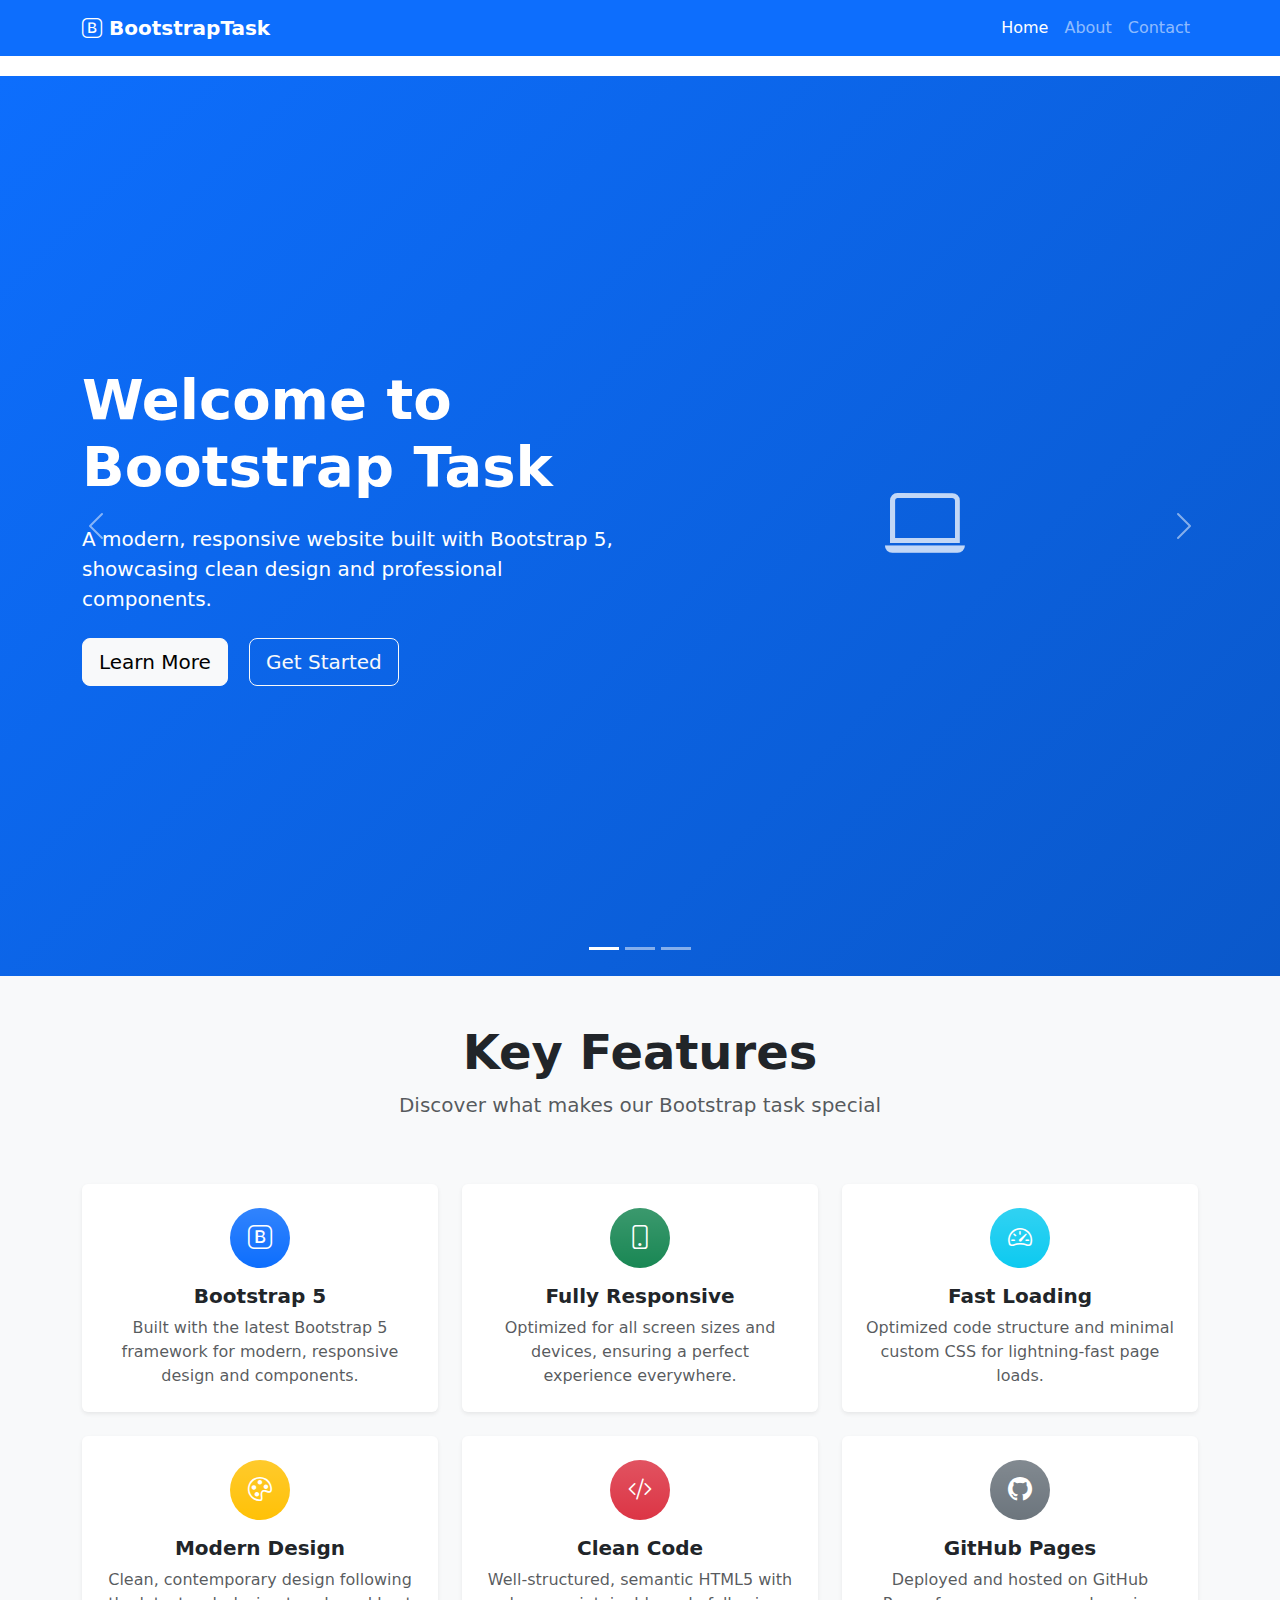
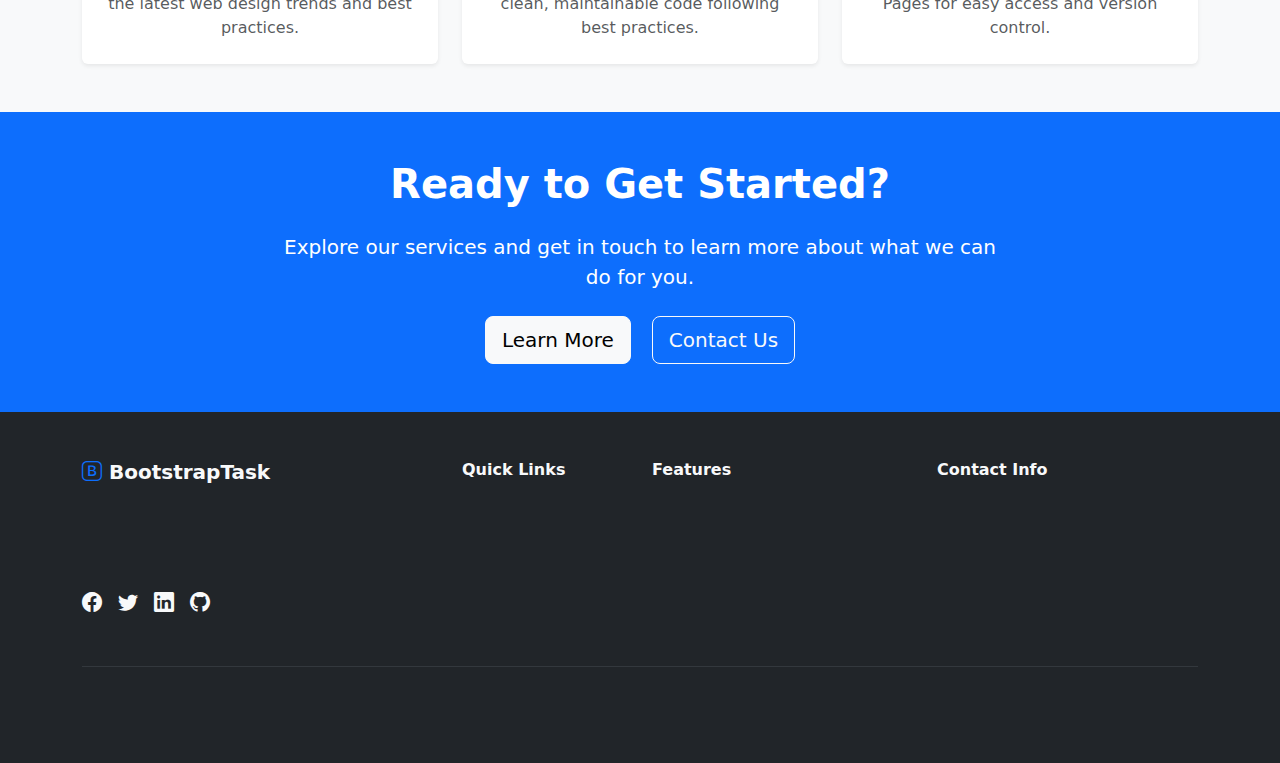
<file: index.html>
<!DOCTYPE html>
<html lang="en">
<head>
    <meta charset="UTF-8">
    <meta name="viewport" content="width=device-width, initial-scale=1.0">
    <title>Bootstrap Task - Home</title>
    <!-- Bootstrap 5 CDN -->
    <link href="https://cdn.jsdelivr.net/npm/bootstrap@5.3.2/dist/css/bootstrap.min.css" rel="stylesheet">
    <link href="https://cdn.jsdelivr.net/npm/bootstrap-icons@1.11.0/font/bootstrap-icons.css" rel="stylesheet">
    <link href="style.css" rel="stylesheet">
</head>
<body>
    <!-- Navigation -->
    <nav class="navbar navbar-expand-lg navbar-dark bg-primary fixed-top">
        <div class="container">
            <a class="navbar-brand fw-bold" href="index.html">
                <i class="bi bi-bootstrap"></i> BootstrapTask
            </a>
            <button class="navbar-toggler" type="button" data-bs-toggle="collapse" data-bs-target="#navbarNav">
                <span class="navbar-toggler-icon"></span>
            </button>
            <div class="collapse navbar-collapse" id="navbarNav">
                <ul class="navbar-nav ms-auto">
                    <li class="nav-item">
                        <a class="nav-link active" href="index.html">Home</a>
                    </li>
                    <li class="nav-item">
                        <a class="nav-link" href="about.html">About</a>
                    </li>
                    <li class="nav-item">
                        <a class="nav-link" href="contact.html">Contact</a>
                    </li>
                </ul>
            </div>
        </div>
    </nav>

    <!-- Hero Carousel -->
    <div id="heroCarousel" class="carousel slide" data-bs-ride="carousel">
        <div class="carousel-indicators">
            <button type="button" data-bs-target="#heroCarousel" data-bs-slide-to="0" class="active"></button>
            <button type="button" data-bs-target="#heroCarousel" data-bs-slide-to="1"></button>
            <button type="button" data-bs-target="#heroCarousel" data-bs-slide-to="2"></button>
        </div>
        <div class="carousel-inner">
            <div class="carousel-item active">
                <div class="carousel-slide bg-gradient-primary">
                    <div class="container">
                        <div class="row align-items-center min-vh-100">
                            <div class="col-lg-6 text-white">
                                <h1 class="display-4 fw-bold mb-4">Welcome to Bootstrap Task</h1>
                                <p class="lead mb-4">A modern, responsive website built with Bootstrap 5, showcasing clean design and professional components.</p>
                                <a href="about.html" class="btn btn-light btn-lg me-3">Learn More</a>
                                <a href="contact.html" class="btn btn-outline-light btn-lg">Get Started</a>
                            </div>
                            <div class="col-lg-6">
                                <div class="text-center">
                                    <i class="bi bi-laptop display-1 text-white opacity-75"></i>
                                </div>
                            </div>
                        </div>
                    </div>
                </div>
            </div>
            <div class="carousel-item">
                <div class="carousel-slide bg-gradient-success">
                    <div class="container">
                        <div class="row align-items-center min-vh-100">
                            <div class="col-lg-6 text-white">
                                <h1 class="display-4 fw-bold mb-4">Responsive Design</h1>
                                <p class="lead mb-4">Perfectly crafted to work seamlessly across all devices - desktop, tablet, and mobile.</p>
                                <a href="about.html" class="btn btn-light btn-lg">Explore Features</a>
                            </div>
                            <div class="col-lg-6">
                                <div class="text-center">
                                    <i class="bi bi-phone display-1 text-white opacity-75"></i>
                                </div>
                            </div>
                        </div>
                    </div>
                </div>
            </div>
            <div class="carousel-item">
                <div class="carousel-slide bg-gradient-info">
                    <div class="container">
                        <div class="row align-items-center min-vh-100">
                            <div class="col-lg-6 text-white">
                                <h1 class="display-4 fw-bold mb-4">Clean & Modern</h1>
                                <p class="lead mb-4">Built with the latest Bootstrap 5 components and best practices for modern web development.</p>
                                <a href="contact.html" class="btn btn-light btn-lg">Contact Us</a>
                            </div>
                            <div class="col-lg-6">
                                <div class="text-center">
                                    <i class="bi bi-code-square display-1 text-white opacity-75"></i>
                                </div>
                            </div>
                        </div>
                    </div>
                </div>
            </div>
        </div>
        <button class="carousel-control-prev" type="button" data-bs-target="#heroCarousel" data-bs-slide="prev">
            <span class="carousel-control-prev-icon"></span>
        </button>
        <button class="carousel-control-next" type="button" data-bs-target="#heroCarousel" data-bs-slide="next">
            <span class="carousel-control-next-icon"></span>
        </button>
    </div>

    <!-- Features Section -->
    <section class="py-5 bg-light">
        <div class="container">
            <div class="row">
                <div class="col-lg-12 text-center mb-5">
                    <h2 class="display-5 fw-bold text-dark">Key Features</h2>
                    <p class="lead text-muted">Discover what makes our Bootstrap task special</p>
                </div>
            </div>
            <div class="row g-4">
                <!-- Feature 1 -->
                <div class="col-lg-4 col-md-6">
                    <div class="card h-100 shadow-sm border-0">
                        <div class="card-body text-center p-4">
                            <div class="bg-primary bg-gradient text-white rounded-circle d-inline-flex align-items-center justify-content-center mb-3" style="width: 60px; height: 60px;">
                                <i class="bi bi-bootstrap fs-4"></i>
                            </div>
                            <h5 class="card-title fw-bold">Bootstrap 5</h5>
                            <p class="card-text text-muted">Built with the latest Bootstrap 5 framework for modern, responsive design and components.</p>
                        </div>
                    </div>
                </div>
                <!-- Feature 2 -->
                <div class="col-lg-4 col-md-6">
                    <div class="card h-100 shadow-sm border-0">
                        <div class="card-body text-center p-4">
                            <div class="bg-success bg-gradient text-white rounded-circle d-inline-flex align-items-center justify-content-center mb-3" style="width: 60px; height: 60px;">
                                <i class="bi bi-phone fs-4"></i>
                            </div>
                            <h5 class="card-title fw-bold">Fully Responsive</h5>
                            <p class="card-text text-muted">Optimized for all screen sizes and devices, ensuring a perfect experience everywhere.</p>
                        </div>
                    </div>
                </div>
                <!-- Feature 3 -->
                <div class="col-lg-4 col-md-6">
                    <div class="card h-100 shadow-sm border-0">
                        <div class="card-body text-center p-4">
                            <div class="bg-info bg-gradient text-white rounded-circle d-inline-flex align-items-center justify-content-center mb-3" style="width: 60px; height: 60px;">
                                <i class="bi bi-speedometer2 fs-4"></i>
                            </div>
                            <h5 class="card-title fw-bold">Fast Loading</h5>
                            <p class="card-text text-muted">Optimized code structure and minimal custom CSS for lightning-fast page loads.</p>
                        </div>
                    </div>
                </div>
                <!-- Feature 4 -->
                <div class="col-lg-4 col-md-6">
                    <div class="card h-100 shadow-sm border-0">
                        <div class="card-body text-center p-4">
                            <div class="bg-warning bg-gradient text-white rounded-circle d-inline-flex align-items-center justify-content-center mb-3" style="width: 60px; height: 60px;">
                                <i class="bi bi-palette fs-4"></i>
                            </div>
                            <h5 class="card-title fw-bold">Modern Design</h5>
                            <p class="card-text text-muted">Clean, contemporary design following the latest web design trends and best practices.</p>
                        </div>
                    </div>
                </div>
                <!-- Feature 5 -->
                <div class="col-lg-4 col-md-6">
                    <div class="card h-100 shadow-sm border-0">
                        <div class="card-body text-center p-4">
                            <div class="bg-danger bg-gradient text-white rounded-circle d-inline-flex align-items-center justify-content-center mb-3" style="width: 60px; height: 60px;">
                                <i class="bi bi-code-slash fs-4"></i>
                            </div>
                            <h5 class="card-title fw-bold">Clean Code</h5>
                            <p class="card-text text-muted">Well-structured, semantic HTML5 with clean, maintainable code following best practices.</p>
                        </div>
                    </div>
                </div>
                <!-- Feature 6 -->
                <div class="col-lg-4 col-md-6">
                    <div class="card h-100 shadow-sm border-0">
                        <div class="card-body text-center p-4">
                            <div class="bg-secondary bg-gradient text-white rounded-circle d-inline-flex align-items-center justify-content-center mb-3" style="width: 60px; height: 60px;">
                                <i class="bi bi-github fs-4"></i>
                            </div>
                            <h5 class="card-title fw-bold">GitHub Pages</h5>
                            <p class="card-text text-muted">Deployed and hosted on GitHub Pages for easy access and version control.</p>
                        </div>
                    </div>
                </div>
            </div>
        </div>
    </section>

    <!-- Call to Action -->
    <section class="py-5 bg-primary text-white">
        <div class="container">
            <div class="row">
                <div class="col-lg-8 mx-auto text-center">
                    <h3 class="display-6 fw-bold mb-4">Ready to Get Started?</h3>
                    <p class="lead mb-4">Explore our services and get in touch to learn more about what we can do for you.</p>
                    <a href="about.html" class="btn btn-light btn-lg me-3">Learn More</a>
                    <a href="contact.html" class="btn btn-outline-light btn-lg">Contact Us</a>
                </div>
            </div>
        </div>
    </section>

    <!-- Footer -->
    <footer class="bg-dark text-light py-5">
        <div class="container">
            <div class="row">
                <div class="col-lg-4 mb-4">
                    <h5 class="fw-bold mb-3">
                        <i class="bi bi-bootstrap text-primary"></i> BootstrapTask
                    </h5>
                    <p class="text-muted">A modern, responsive website showcasing the power of Bootstrap 5 components and clean web design.</p>
                    <div class="d-flex gap-3">
                        <a href="#" class="text-light"><i class="bi bi-facebook fs-5"></i></a>
                        <a href="#" class="text-light"><i class="bi bi-twitter fs-5"></i></a>
                        <a href="#" class="text-light"><i class="bi bi-linkedin fs-5"></i></a>
                        <a href="#" class="text-light"><i class="bi bi-github fs-5"></i></a>
                    </div>
                </div>
                <div class="col-lg-2 col-md-6 mb-4">
                    <h6 class="fw-bold mb-3">Quick Links</h6>
                    <ul class="list-unstyled">
                        <li><a href="index.html" class="text-muted text-decoration-none">Home</a></li>
                        <li><a href="about.html" class="text-muted text-decoration-none">About</a></li>
                        <li><a href="contact.html" class="text-muted text-decoration-none">Contact</a></li>
                    </ul>
                </div>
                <div class="col-lg-3 col-md-6 mb-4">
                    <h6 class="fw-bold mb-3">Features</h6>
                    <ul class="list-unstyled">
                        <li class="text-muted">Bootstrap 5</li>
                        <li class="text-muted">Responsive Design</li>
                        <li class="text-muted">Modern Components</li>
                        <li class="text-muted">GitHub Pages</li>
                    </ul>
                </div>
                <div class="col-lg-3 mb-4">
                    <h6 class="fw-bold mb-3">Contact Info</h6>
                    <div class="text-muted">
                        <div class="mb-2">
                            <i class="bi bi-envelope me-2"></i>
                            contact@abhivamsh.dev
                        </div>
                        <div class="mb-2">
                            <i class="bi bi-phone me-2"></i>
                            +91 
                        </div>
                        <div>
                            <i class="bi bi-geo-alt me-2"></i>
                            Delhi, India 110001
                        </div>
                    </div>
                </div>
            </div>
            <hr class="my-4 border-secondary">
            <div class="row align-items-center">
                <div class="col-md-6">
                    <p class="text-muted mb-0">&copy; 2024 BootstrapTask. All rights reserved.</p>
                </div>
                <div class="col-md-6 text-md-end">
                    <small class="text-muted">Built with Bootstrap 5 & GitHub Pages</small>
                </div>
            </div>
        </div>
    </footer>

    <!-- Bootstrap JS -->
    <script src="https://cdn.jsdelivr.net/npm/bootstrap@5.3.2/dist/js/bootstrap.bundle.min.js"></script>
</body>
</html>
</file>
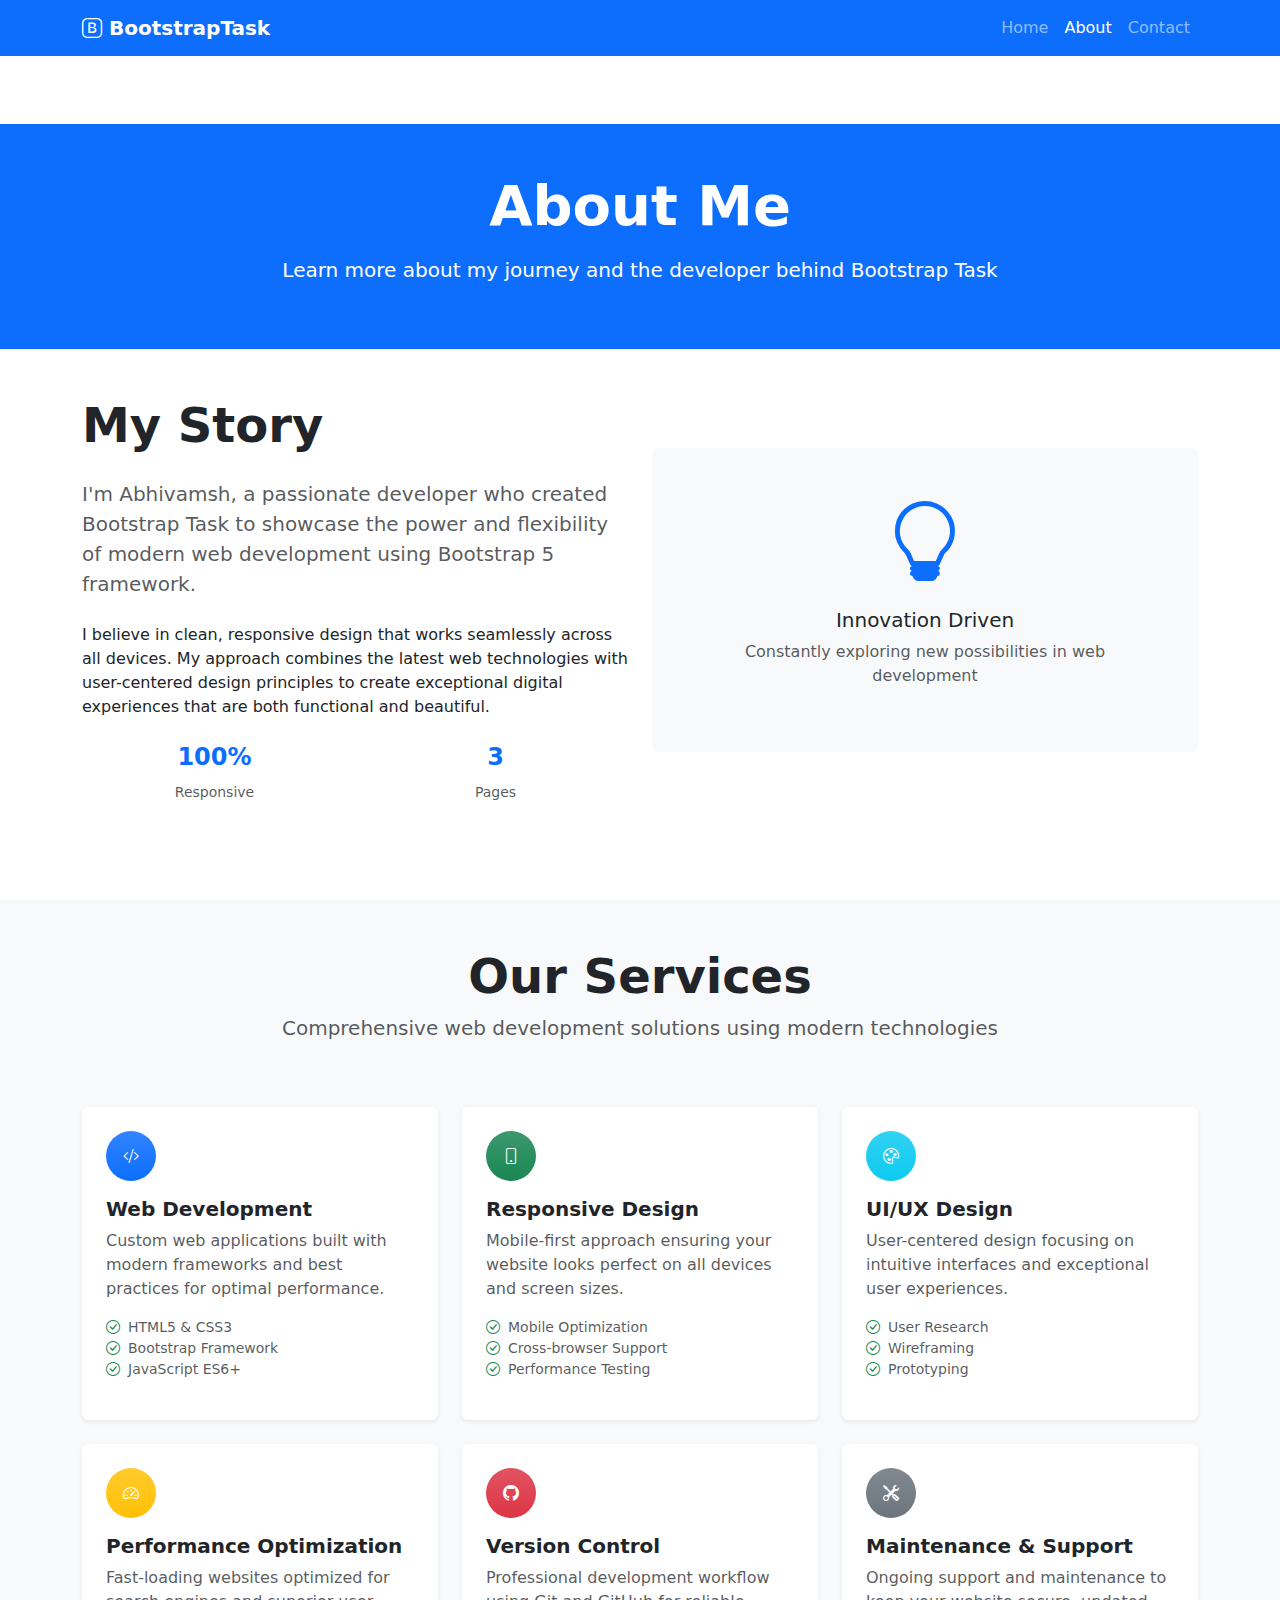
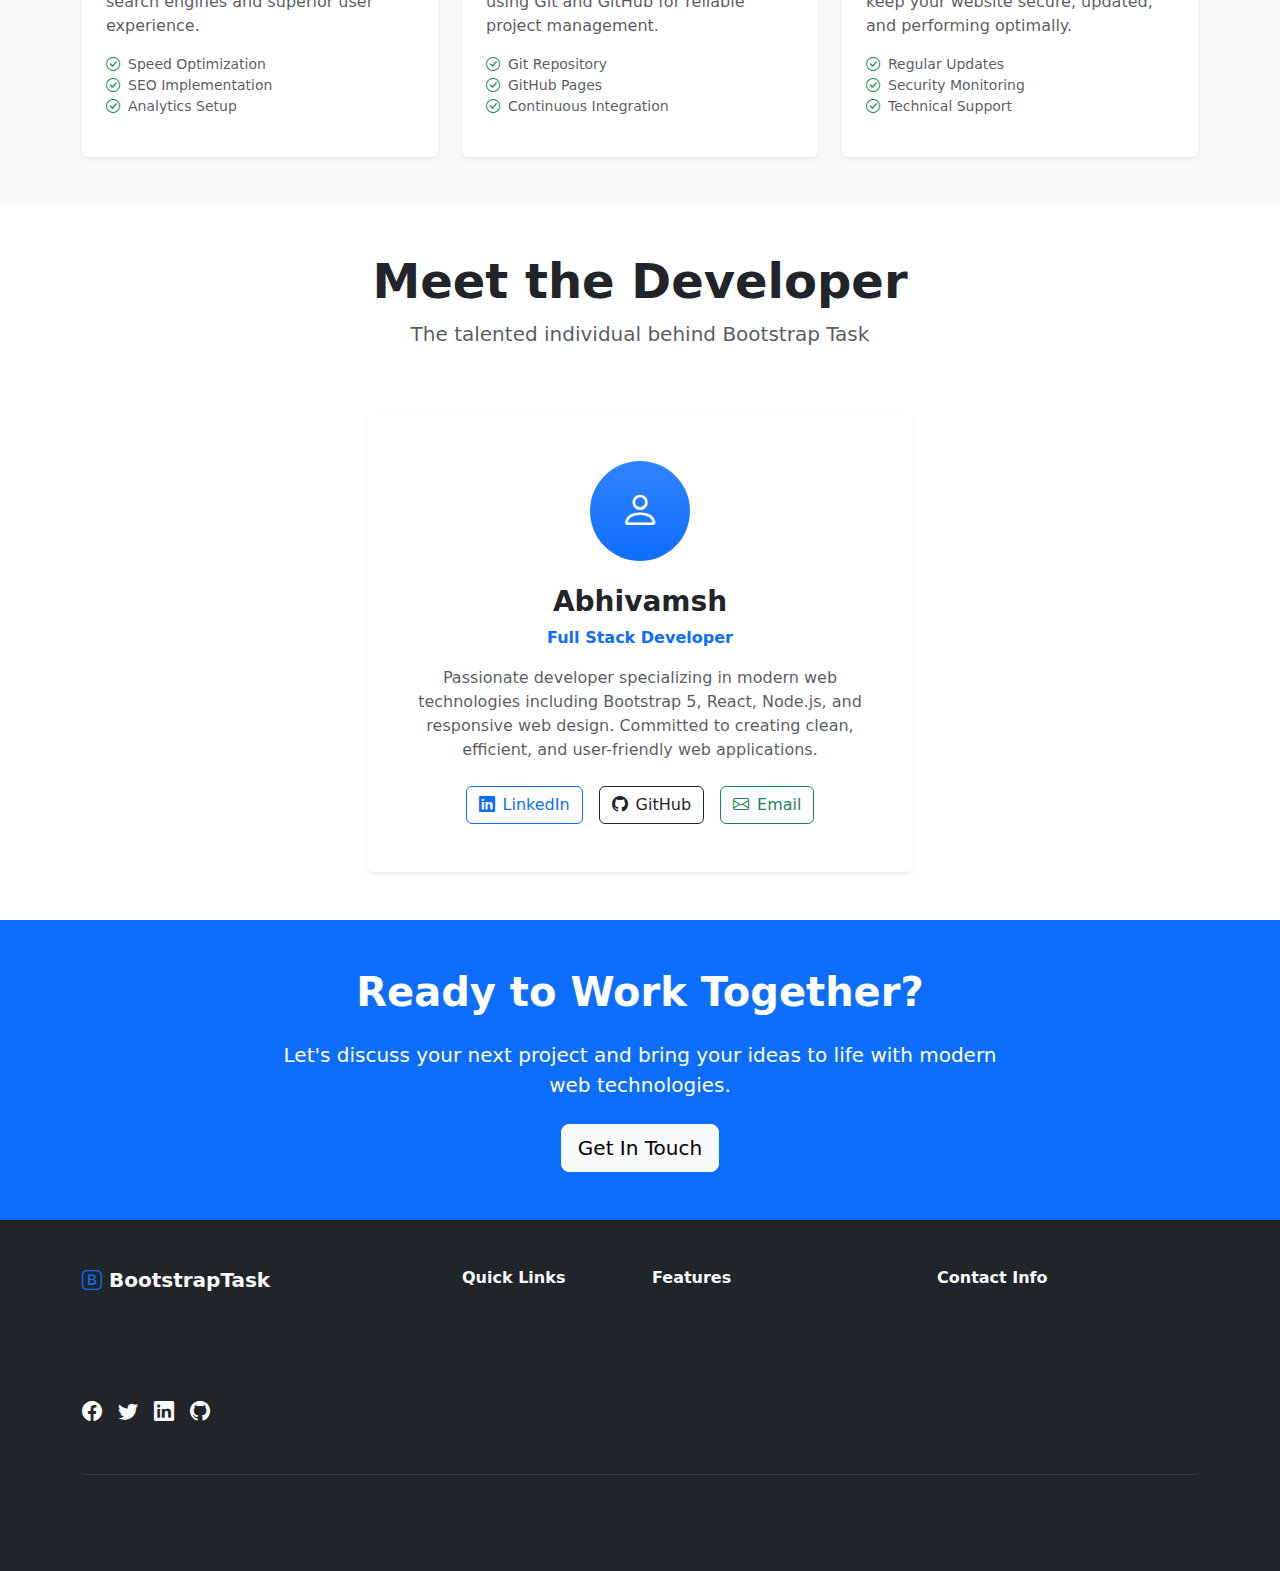
<file: about.html>
<!DOCTYPE html>
<html lang="en">
<head>
    <meta charset="UTF-8">
    <meta name="viewport" content="width=device-width, initial-scale=1.0">
    <title>Bootstrap Task - About</title>
    <!-- Bootstrap 5 CDN -->
    <link href="https://cdn.jsdelivr.net/npm/bootstrap@5.3.2/dist/css/bootstrap.min.css" rel="stylesheet">
    <link href="https://cdn.jsdelivr.net/npm/bootstrap-icons@1.11.0/font/bootstrap-icons.css" rel="stylesheet">
    <link href="style.css" rel="stylesheet">
</head>
<body>
    <!-- Navigation -->
    <nav class="navbar navbar-expand-lg navbar-dark bg-primary fixed-top">
        <div class="container">
            <a class="navbar-brand fw-bold" href="index.html">
                <i class="bi bi-bootstrap"></i> BootstrapTask
            </a>
            <button class="navbar-toggler" type="button" data-bs-toggle="collapse" data-bs-target="#navbarNav">
                <span class="navbar-toggler-icon"></span>
            </button>
            <div class="collapse navbar-collapse" id="navbarNav">
                <ul class="navbar-nav ms-auto">
                    <li class="nav-item">
                        <a class="nav-link" href="index.html">Home</a>
                    </li>
                    <li class="nav-item">
                        <a class="nav-link active" href="about.html">About</a>
                    </li>
                    <li class="nav-item">
                        <a class="nav-link" href="contact.html">Contact</a>
                    </li>
                </ul>
            </div>
        </div>
    </nav>

    <!-- Page Header -->
    <section class="bg-primary text-white py-5 mt-5">
        <div class="container">
            <div class="row">
                <div class="col-lg-12 text-center">
                    <h1 class="display-4 fw-bold mb-3">About Me</h1>
                    <p class="lead">Learn more about my journey and the developer behind Bootstrap Task</p>
                </div>
            </div>
        </div>
    </section>

    <!-- About Content -->
    <section class="py-5">
        <div class="container">
            <div class="row align-items-center mb-5">
                <div class="col-lg-6">
                    <h2 class="display-5 fw-bold mb-4">My Story</h2>
                    <p class="lead text-muted mb-4">I'm Abhivamsh, a passionate developer who created Bootstrap Task to showcase the power and flexibility of modern web development using Bootstrap 5 framework.</p>
                    <p class="mb-4">I believe in clean, responsive design that works seamlessly across all devices. My approach combines the latest web technologies with user-centered design principles to create exceptional digital experiences that are both functional and beautiful.</p>
                    <div class="row g-3">
                        <div class="col-6">
                            <div class="text-center">
                                <h4 class="text-primary fw-bold">100%</h4>
                                <small class="text-muted">Responsive</small>
                            </div>
                        </div>
                        <div class="col-6">
                            <div class="text-center">
                                <h4 class="text-primary fw-bold">3</h4>
                                <small class="text-muted">Pages</small>
                            </div>
                        </div>
                    </div>
                </div>
                <div class="col-lg-6">
                    <div class="text-center">
                        <div class="bg-light rounded p-5">
                            <i class="bi bi-lightbulb display-1 text-primary"></i>
                            <h5 class="mt-3 text-dark">Innovation Driven</h5>
                            <p class="text-muted">Constantly exploring new possibilities in web development</p>
                        </div>
                    </div>
                </div>
            </div>
        </div>
    </section>

    <!-- Services Section -->
    <section class="py-5 bg-light">
        <div class="container">
            <div class="row">
                <div class="col-lg-12 text-center mb-5">
                    <h2 class="display-5 fw-bold text-dark">Our Services</h2>
                    <p class="lead text-muted">Comprehensive web development solutions using modern technologies</p>
                </div>
            </div>
            <div class="row g-4">
                <!-- Service 1 -->
                <div class="col-lg-4 col-md-6">
                    <div class="card h-100 shadow-sm border-0">
                        <div class="card-body p-4">
                            <div class="bg-primary bg-gradient text-white rounded-circle d-inline-flex align-items-center justify-content-center mb-3" style="width: 50px; height: 50px;">
                                <i class="bi bi-code-slash"></i>
                            </div>
                            <h5 class="card-title fw-bold">Web Development</h5>
                            <p class="card-text text-muted">Custom web applications built with modern frameworks and best practices for optimal performance.</p>
                            <ul class="list-unstyled small text-muted">
                                <li><i class="bi bi-check-circle text-success me-2"></i>HTML5 & CSS3</li>
                                <li><i class="bi bi-check-circle text-success me-2"></i>Bootstrap Framework</li>
                                <li><i class="bi bi-check-circle text-success me-2"></i>JavaScript ES6+</li>
                            </ul>
                        </div>
                    </div>
                </div>
                <!-- Service 2 -->
                <div class="col-lg-4 col-md-6">
                    <div class="card h-100 shadow-sm border-0">
                        <div class="card-body p-4">
                            <div class="bg-success bg-gradient text-white rounded-circle d-inline-flex align-items-center justify-content-center mb-3" style="width: 50px; height: 50px;">
                                <i class="bi bi-phone"></i>
                            </div>
                            <h5 class="card-title fw-bold">Responsive Design</h5>
                            <p class="card-text text-muted">Mobile-first approach ensuring your website looks perfect on all devices and screen sizes.</p>
                            <ul class="list-unstyled small text-muted">
                                <li><i class="bi bi-check-circle text-success me-2"></i>Mobile Optimization</li>
                                <li><i class="bi bi-check-circle text-success me-2"></i>Cross-browser Support</li>
                                <li><i class="bi bi-check-circle text-success me-2"></i>Performance Testing</li>
                            </ul>
                        </div>
                    </div>
                </div>
                <!-- Service 3 -->
                <div class="col-lg-4 col-md-6">
                    <div class="card h-100 shadow-sm border-0">
                        <div class="card-body p-4">
                            <div class="bg-info bg-gradient text-white rounded-circle d-inline-flex align-items-center justify-content-center mb-3" style="width: 50px; height: 50px;">
                                <i class="bi bi-palette"></i>
                            </div>
                            <h5 class="card-title fw-bold">UI/UX Design</h5>
                            <p class="card-text text-muted">User-centered design focusing on intuitive interfaces and exceptional user experiences.</p>
                            <ul class="list-unstyled small text-muted">
                                <li><i class="bi bi-check-circle text-success me-2"></i>User Research</li>
                                <li><i class="bi bi-check-circle text-success me-2"></i>Wireframing</li>
                                <li><i class="bi bi-check-circle text-success me-2"></i>Prototyping</li>
                            </ul>
                        </div>
                    </div>
                </div>
                <!-- Service 4 -->
                <div class="col-lg-4 col-md-6">
                    <div class="card h-100 shadow-sm border-0">
                        <div class="card-body p-4">
                            <div class="bg-warning bg-gradient text-white rounded-circle d-inline-flex align-items-center justify-content-center mb-3" style="width: 50px; height: 50px;">
                                <i class="bi bi-speedometer2"></i>
                            </div>
                            <h5 class="card-title fw-bold">Performance Optimization</h5>
                            <p class="card-text text-muted">Fast-loading websites optimized for search engines and superior user experience.</p>
                            <ul class="list-unstyled small text-muted">
                                <li><i class="bi bi-check-circle text-success me-2"></i>Speed Optimization</li>
                                <li><i class="bi bi-check-circle text-success me-2"></i>SEO Implementation</li>
                                <li><i class="bi bi-check-circle text-success me-2"></i>Analytics Setup</li>
                            </ul>
                        </div>
                    </div>
                </div>
                <!-- Service 5 -->
                <div class="col-lg-4 col-md-6">
                    <div class="card h-100 shadow-sm border-0">
                        <div class="card-body p-4">
                            <div class="bg-danger bg-gradient text-white rounded-circle d-inline-flex align-items-center justify-content-center mb-3" style="width: 50px; height: 50px;">
                                <i class="bi bi-github"></i>
                            </div>
                            <h5 class="card-title fw-bold">Version Control</h5>
                            <p class="card-text text-muted">Professional development workflow using Git and GitHub for reliable project management.</p>
                            <ul class="list-unstyled small text-muted">
                                <li><i class="bi bi-check-circle text-success me-2"></i>Git Repository</li>
                                <li><i class="bi bi-check-circle text-success me-2"></i>GitHub Pages</li>
                                <li><i class="bi bi-check-circle text-success me-2"></i>Continuous Integration</li>
                            </ul>
                        </div>
                    </div>
                </div>
                <!-- Service 6 -->
                <div class="col-lg-4 col-md-6">
                    <div class="card h-100 shadow-sm border-0">
                        <div class="card-body p-4">
                            <div class="bg-secondary bg-gradient text-white rounded-circle d-inline-flex align-items-center justify-content-center mb-3" style="width: 50px; height: 50px;">
                                <i class="bi bi-tools"></i>
                            </div>
                            <h5 class="card-title fw-bold">Maintenance & Support</h5>
                            <p class="card-text text-muted">Ongoing support and maintenance to keep your website secure, updated, and performing optimally.</p>
                            <ul class="list-unstyled small text-muted">
                                <li><i class="bi bi-check-circle text-success me-2"></i>Regular Updates</li>
                                <li><i class="bi bi-check-circle text-success me-2"></i>Security Monitoring</li>
                                <li><i class="bi bi-check-circle text-success me-2"></i>Technical Support</li>
                            </ul>
                        </div>
                    </div>
                </div>
            </div>
        </div>
    </section>

    <!-- Team Section -->
    <section class="py-5">
        <div class="container">
            <div class="row">
                <div class="col-lg-12 text-center mb-5">
                    <h2 class="display-5 fw-bold text-dark">Meet the Developer</h2>
                    <p class="lead text-muted">The talented individual behind Bootstrap Task</p>
                </div>
            </div>
            <div class="row g-4 justify-content-center">
                <!-- Developer -->
                <div class="col-lg-6 col-md-8">
                    <div class="card border-0 shadow-sm">
                        <div class="card-body text-center p-5">
                            <div class="bg-primary bg-gradient text-white rounded-circle d-inline-flex align-items-center justify-content-center mb-4" style="width: 100px; height: 100px;">
                                <i class="bi bi-person fs-1"></i>
                            </div>
                            <h3 class="card-title fw-bold mb-2">Abhivamsh</h3>
                            <p class="text-primary mb-3 fw-semibold">Full Stack Developer</p>
                            <p class="card-text text-muted mb-4">Passionate developer specializing in modern web technologies including Bootstrap 5, React, Node.js, and responsive web design. Committed to creating clean, efficient, and user-friendly web applications.</p>
                            <div class="d-flex justify-content-center gap-3">
                                <a href="#" class="btn btn-outline-primary">
                                    <i class="bi bi-linkedin me-2"></i>LinkedIn
                                </a>
                                <a href="#" class="btn btn-outline-dark">
                                    <i class="bi bi-github me-2"></i>GitHub
                                </a>
                                <a href="mailto:abivamsh.kalwala@gmail.com" class="btn btn-outline-success">
                                    <i class="bi bi-envelope me-2"></i>Email
                                </a>
                            </div>
                        </div>
                    </div>
                </div>
            </div>
        </div>
    </section>

    <!-- Call to Action -->
    <section class="py-5 bg-primary text-white">
        <div class="container">
            <div class="row">
                <div class="col-lg-8 mx-auto text-center">
                    <h3 class="display-6 fw-bold mb-4">Ready to Work Together?</h3>
                    <p class="lead mb-4">Let's discuss your next project and bring your ideas to life with modern web technologies.</p>
                    <a href="contact.html" class="btn btn-light btn-lg">Get In Touch</a>
                </div>
            </div>
        </div>
    </section>

    <!-- Footer -->
    <footer class="bg-dark text-light py-5">
        <div class="container">
            <div class="row">
                <div class="col-lg-4 mb-4">
                    <h5 class="fw-bold mb-3">
                        <i class="bi bi-bootstrap text-primary"></i> BootstrapTask
                    </h5>
                    <p class="text-muted">A modern, responsive website showcasing the power of Bootstrap 5 components and clean web design.</p>
                    <div class="d-flex gap-3">
                        <a href="#" class="text-light"><i class="bi bi-facebook fs-5"></i></a>
                        <a href="#" class="text-light"><i class="bi bi-twitter fs-5"></i></a>
                        <a href="#" class="text-light"><i class="bi bi-linkedin fs-5"></i></a>
                        <a href="#" class="text-light"><i class="bi bi-github fs-5"></i></a>
                    </div>
                </div>
                <div class="col-lg-2 col-md-6 mb-4">
                    <h6 class="fw-bold mb-3">Quick Links</h6>
                    <ul class="list-unstyled">
                        <li><a href="index.html" class="text-muted text-decoration-none">Home</a></li>
                        <li><a href="about.html" class="text-muted text-decoration-none">About</a></li>
                        <li><a href="contact.html" class="text-muted text-decoration-none">Contact</a></li>
                    </ul>
                </div>
                <div class="col-lg-3 col-md-6 mb-4">
                    <h6 class="fw-bold mb-3">Features</h6>
                    <ul class="list-unstyled">
                        <li class="text-muted">Bootstrap 5</li>
                        <li class="text-muted">Responsive Design</li>
                        <li class="text-muted">Modern Components</li>
                        <li class="text-muted">GitHub Pages</li>
                    </ul>
                </div>
                <div class="col-lg-3 mb-4">
                    <h6 class="fw-bold mb-3">Contact Info</h6>
                    <div class="text-muted">
                        <div class="mb-2">
                            <i class="bi bi-envelope me-2"></i>
                            abhivamsh.kalwala@gmail.com
                        </div>
                        <div class="mb-2">
                            <i class="bi bi-phone me-2"></i>
                            +91 7396003326
                        </div>
                        <div>
                            <i class="bi bi-geo-alt me-2"></i>
                            Delhi, India 110001
                        </div>
                    </div>
                </div>
            </div>
            <hr class="my-4 border-secondary">
            <div class="row align-items-center">
                <div class="col-md-6">
                    <p class="text-muted mb-0">&copy; 2024 BootstrapTask. All rights reserved.</p>
                </div>
                <div class="col-md-6 text-md-end">
                    <small class="text-muted">Built with Bootstrap 5 & GitHub Pages</small>
                </div>
            </div>
        </div>
    </footer>

    <!-- Bootstrap JS -->
    <script src="https://cdn.jsdelivr.net/npm/bootstrap@5.3.2/dist/js/bootstrap.bundle.min.js"></script>
</body>
</html>
</file>
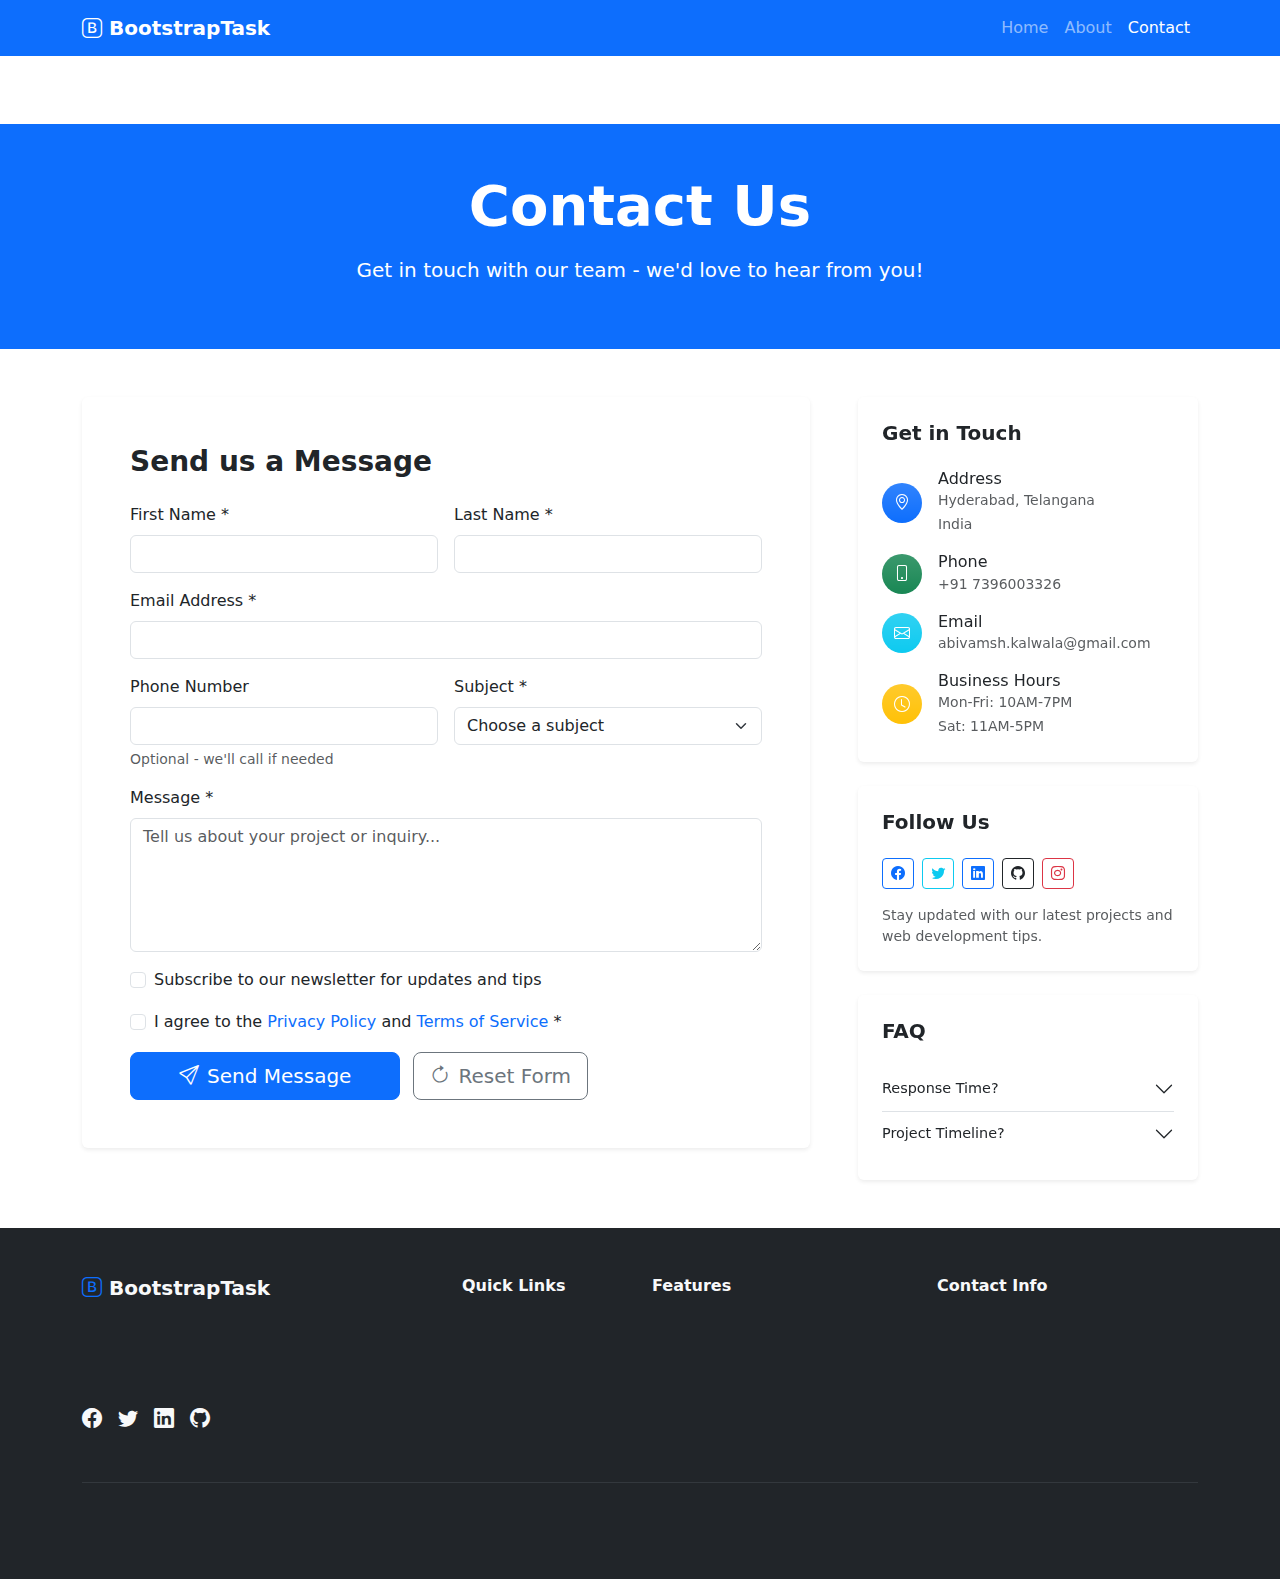
<file: contact.html>
<!DOCTYPE html>
<html lang="en">
<head>
    <meta charset="UTF-8">
    <meta name="viewport" content="width=device-width, initial-scale=1.0">
    <title>Bootstrap Task - Contact</title>
    <!-- Bootstrap 5 CDN -->
    <link href="https://cdn.jsdelivr.net/npm/bootstrap@5.3.2/dist/css/bootstrap.min.css" rel="stylesheet">
    <link href="https://cdn.jsdelivr.net/npm/bootstrap-icons@1.11.0/font/bootstrap-icons.css" rel="stylesheet">
    <link href="style.css" rel="stylesheet">
</head>
<body>
    <!-- Navigation -->
    <nav class="navbar navbar-expand-lg navbar-dark bg-primary fixed-top">
        <div class="container">
            <a class="navbar-brand fw-bold" href="index.html">
                <i class="bi bi-bootstrap"></i> BootstrapTask
            </a>
            <button class="navbar-toggler" type="button" data-bs-toggle="collapse" data-bs-target="#navbarNav">
                <span class="navbar-toggler-icon"></span>
            </button>
            <div class="collapse navbar-collapse" id="navbarNav">
                <ul class="navbar-nav ms-auto">
                    <li class="nav-item">
                        <a class="nav-link" href="index.html">Home</a>
                    </li>
                    <li class="nav-item">
                        <a class="nav-link" href="about.html">About</a>
                    </li>
                    <li class="nav-item">
                        <a class="nav-link active" href="contact.html">Contact</a>
                    </li>
                </ul>
            </div>
        </div>
    </nav>

    <!-- Page Header -->
    <section class="bg-primary text-white py-5 mt-5">
        <div class="container">
            <div class="row">
                <div class="col-lg-12 text-center">
                    <h1 class="display-4 fw-bold mb-3">Contact Us</h1>
                    <p class="lead">Get in touch with our team - we'd love to hear from you!</p>
                </div>
            </div>
        </div>
    </section>

    <!-- Contact Section -->
    <section class="py-5">
        <div class="container">
            <div class="row g-5">
                <!-- Contact Form -->
                <div class="col-lg-8">
                    <div class="card shadow-sm border-0">
                        <div class="card-body p-5">
                            <h3 class="fw-bold mb-4">Send us a Message</h3>
                            <form id="contactForm" novalidate>
                                <div class="row g-3">
                                    <!-- Name Fields -->
                                    <div class="col-md-6">
                                        <label for="firstName" class="form-label">First Name *</label>
                                        <input type="text" class="form-control" id="firstName" name="firstName" required>
                                        <div class="invalid-feedback">
                                            Please provide your first name.
                                        </div>
                                    </div>
                                    <div class="col-md-6">
                                        <label for="lastName" class="form-label">Last Name *</label>
                                        <input type="text" class="form-control" id="lastName" name="lastName" required>
                                        <div class="invalid-feedback">
                                            Please provide your last name.
                                        </div>
                                    </div>
                                    
                                    <!-- Email -->
                                    <div class="col-12">
                                        <label for="email" class="form-label">Email Address *</label>
                                        <input type="email" class="form-control" id="email" name="email" required>
                                        <div class="invalid-feedback">
                                            Please provide a valid email address.
                                        </div>
                                    </div>
                                    
                                    <!-- Phone -->
                                    <div class="col-md-6">
                                        <label for="phone" class="form-label">Phone Number</label>
                                        <input type="tel" class="form-control" id="phone" name="phone">
                                        <div class="form-text">Optional - we'll call if needed</div>
                                    </div>
                                    
                                    <!-- Subject -->
                                    <div class="col-md-6">
                                        <label for="subject" class="form-label">Subject *</label>
                                        <select class="form-select" id="subject" name="subject" required>
                                            <option value="" disabled selected>Choose a subject</option>
                                            <option value="general">General Inquiry</option>
                                            <option value="web-development">Web Development</option>
                                            <option value="ui-design">UI/UX Design</option>
                                            <option value="support">Technical Support</option>
                                            <option value="partnership">Partnership</option>
                                            <option value="other">Other</option>
                                        </select>
                                        <div class="invalid-feedback">
                                            Please select a subject.
                                        </div>
                                    </div>
                                    
                                    <!-- Message -->
                                    <div class="col-12">
                                        <label for="message" class="form-label">Message *</label>
                                        <textarea class="form-control" id="message" name="message" rows="5" required placeholder="Tell us about your project or inquiry..."></textarea>
                                        <div class="invalid-feedback">
                                            Please provide a message.
                                        </div>
                                    </div>
                                    
                                    <!-- Newsletter Signup -->
                                    <div class="col-12">
                                        <div class="form-check">
                                            <input class="form-check-input" type="checkbox" id="newsletter" name="newsletter">
                                            <label class="form-check-label" for="newsletter">
                                                Subscribe to our newsletter for updates and tips
                                            </label>
                                        </div>
                                    </div>
                                    
                                    <!-- Privacy Agreement -->
                                    <div class="col-12">
                                        <div class="form-check">
                                            <input class="form-check-input" type="checkbox" id="privacy" name="privacy" required>
                                            <label class="form-check-label" for="privacy">
                                                I agree to the <a href="#" class="text-decoration-none">Privacy Policy</a> and <a href="#" class="text-decoration-none">Terms of Service</a> *
                                            </label>
                                            <div class="invalid-feedback">
                                                Please accept the privacy policy.
                                            </div>
                                        </div>
                                    </div>
                                    
                                    <!-- Submit Button -->
                                    <div class="col-12">
                                        <button type="submit" class="btn btn-primary btn-lg px-5">
                                            <i class="bi bi-send me-2"></i>Send Message
                                        </button>
                                        <button type="reset" class="btn btn-outline-secondary btn-lg ms-2">
                                            <i class="bi bi-arrow-clockwise me-2"></i>Reset Form
                                        </button>
                                    </div>
                                </div>
                            </form>
                        </div>
                    </div>
                </div>
                
                <!-- Contact Information -->
                <div class="col-lg-4">
                    <div class="sticky-top" style="top: 100px;">
                        <!-- Contact Details -->
                        <div class="card shadow-sm border-0 mb-4">
                            <div class="card-body p-4">
                                <h5 class="fw-bold mb-4">Get in Touch</h5>
                                <div class="d-flex align-items-center mb-3">
                                    <div class="bg-primary bg-gradient text-white rounded-circle d-inline-flex align-items-center justify-content-center me-3" style="width: 40px; height: 40px;">
                                        <i class="bi bi-geo-alt"></i>
                                    </div>
                                    <div>
                                        <h6 class="mb-0">Address</h6>
                                        <small class="text-muted">Hyderabad, Telangana<br>India</small>
                                    </div>
                                </div>
                                <div class="d-flex align-items-center mb-3">
                                    <div class="bg-success bg-gradient text-white rounded-circle d-inline-flex align-items-center justify-content-center me-3" style="width: 40px; height: 40px;">
                                        <i class="bi bi-phone"></i>
                                    </div>
                                    <div>
                                        <h6 class="mb-0">Phone</h6>
                                        <small class="text-muted">+91 7396003326</small>
                                    </div>
                                </div>
                                <div class="d-flex align-items-center mb-3">
                                    <div class="bg-info bg-gradient text-white rounded-circle d-inline-flex align-items-center justify-content-center me-3" style="width: 40px; height: 40px;">
                                        <i class="bi bi-envelope"></i>
                                    </div>
                                    <div>
                                        <h6 class="mb-0">Email</h6>
                                        <small class="text-muted">abivamsh.kalwala@gmail.com</small>
                                    </div>
                                </div>
                                <div class="d-flex align-items-center">
                                    <div class="bg-warning bg-gradient text-white rounded-circle d-inline-flex align-items-center justify-content-center me-3" style="width: 40px; height: 40px;">
                                        <i class="bi bi-clock"></i>
                                    </div>
                                    <div>
                                        <h6 class="mb-0">Business Hours</h6>
                                        <small class="text-muted">Mon-Fri: 10AM-7PM<br>Sat: 11AM-5PM</small>
                                    </div>
                                </div>
                            </div>
                        </div>
                        
                        <!-- Social Media -->
                        <div class="card shadow-sm border-0 mb-4">
                            <div class="card-body p-4">
                                <h5 class="fw-bold mb-4">Follow Us</h5>
                                <div class="d-flex gap-2">
                                    <a href="#" class="btn btn-outline-primary btn-sm">
                                        <i class="bi bi-facebook"></i>
                                    </a>
                                    <a href="#" class="btn btn-outline-info btn-sm">
                                        <i class="bi bi-twitter"></i>
                                    </a>
                                    <a href="#" class="btn btn-outline-primary btn-sm">
                                        <i class="bi bi-linkedin"></i>
                                    </a>
                                    <a href="#" class="btn btn-outline-dark btn-sm">
                                        <i class="bi bi-github"></i>
                                    </a>
                                    <a href="#" class="btn btn-outline-danger btn-sm">
                                        <i class="bi bi-instagram"></i>
                                    </a>
                                </div>
                                <p class="text-muted small mt-3 mb-0">Stay updated with our latest projects and web development tips.</p>
                            </div>
                        </div>
                        
                        <!-- FAQ -->
                        <div class="card shadow-sm border-0">
                            <div class="card-body p-4">
                                <h5 class="fw-bold mb-4">FAQ</h5>
                                <div class="accordion accordion-flush" id="faqAccordion">
                                    <div class="accordion-item">
                                        <h6 class="accordion-header">
                                            <button class="accordion-button collapsed" type="button" data-bs-toggle="collapse" data-bs-target="#faq1">
                                                Response Time?
                                            </button>
                                        </h6>
                                        <div id="faq1" class="accordion-collapse collapse" data-bs-parent="#faqAccordion">
                                            <div class="accordion-body small text-muted">
                                                We typically respond to all inquiries within 24 hours during business days.
                                            </div>
                                        </div>
                                    </div>
                                    <div class="accordion-item">
                                        <h6 class="accordion-header">
                                            <button class="accordion-button collapsed" type="button" data-bs-toggle="collapse" data-bs-target="#faq2">
                                                Project Timeline?
                                            </button>
                                        </h6>
                                        <div id="faq2" class="accordion-collapse collapse" data-bs-parent="#faqAccordion">
                                            <div class="accordion-body small text-muted">
                                                Project timelines vary based on complexity. We'll provide detailed estimates after initial consultation.
                                            </div>
                                        </div>
                                    </div>
                                </div>
                            </div>
                        </div>
                    </div>
                </div>
            </div>
        </div>
    </section>

    <!-- Success Modal -->
    <div class="modal fade" id="successModal" tabindex="-1" aria-labelledby="successModalLabel" aria-hidden="true">
        <div class="modal-dialog modal-dialog-centered">
            <div class="modal-content">
                <div class="modal-header bg-success text-white">
                    <h5 class="modal-title" id="successModalLabel">
                        <i class="bi bi-check-circle me-2"></i>Message Sent Successfully!
                    </h5>
                    <button type="button" class="btn-close btn-close-white" data-bs-dismiss="modal"></button>
                </div>
                <div class="modal-body">
                    <p class="mb-0">Thank you for contacting us! We've received your message and will get back to you within 24 hours.</p>
                </div>
                <div class="modal-footer">
                    <button type="button" class="btn btn-success" data-bs-dismiss="modal">Close</button>
                </div>
            </div>
        </div>
    </div>

    <!-- Footer -->
    <footer class="bg-dark text-light py-5">
        <div class="container">
            <div class="row">
                <div class="col-lg-4 mb-4">
                    <h5 class="fw-bold mb-3">
                        <i class="bi bi-bootstrap text-primary"></i> BootstrapTask
                    </h5>
                    <p class="text-muted">A modern, responsive website showcasing the power of Bootstrap 5 components and clean web design.</p>
                    <div class="d-flex gap-3">
                        <a href="#" class="text-light"><i class="bi bi-facebook fs-5"></i></a>
                        <a href="#" class="text-light"><i class="bi bi-twitter fs-5"></i></a>
                        <a href="#" class="text-light"><i class="bi bi-linkedin fs-5"></i></a>
                        <a href="#" class="text-light"><i class="bi bi-github fs-5"></i></a>
                    </div>
                </div>
                <div class="col-lg-2 col-md-6 mb-4">
                    <h6 class="fw-bold mb-3">Quick Links</h6>
                    <ul class="list-unstyled">
                        <li><a href="index.html" class="text-muted text-decoration-none">Home</a></li>
                        <li><a href="about.html" class="text-muted text-decoration-none">About</a></li>
                        <li><a href="contact.html" class="text-muted text-decoration-none">Contact</a></li>
                    </ul>
                </div>
                <div class="col-lg-3 col-md-6 mb-4">
                    <h6 class="fw-bold mb-3">Features</h6>
                    <ul class="list-unstyled">
                        <li class="text-muted">Bootstrap 5</li>
                        <li class="text-muted">Responsive Design</li>
                        <li class="text-muted">Modern Components</li>
                        <li class="text-muted">GitHub Pages</li>
                    </ul>
                </div>
                <div class="col-lg-3 mb-4">
                    <h6 class="fw-bold mb-3">Contact Info</h6>
                    <div class="text-muted">
                        <div class="mb-2">
                            <i class="bi bi-envelope me-2"></i>
                            abivamsh.kalwala@gmail.com
                        </div>
                        <div class="mb-2">
                            <i class="bi bi-phone me-2"></i>
                            +91 7396003326
                        </div>
                        <div>
                            <i class="bi bi-geo-alt me-2"></i>
                            Hyderabad, Telangana
                        </div>
                    </div>
                </div>
            </div>
            <hr class="my-4 border-secondary">
            <div class="row align-items-center">
                <div class="col-md-6">
                    <p class="text-muted mb-0">&copy; 2024 BootstrapTask. All rights reserved.</p>
                </div>
                <div class="col-md-6 text-md-end">
                    <small class="text-muted">Built with Bootstrap 5 & GitHub Pages</small>
                </div>
            </div>
        </div>
    </footer>

    <!-- Bootstrap JS -->
    <script src="https://cdn.jsdelivr.net/npm/bootstrap@5.3.2/dist/js/bootstrap.bundle.min.js"></script>
    
    <!-- Custom Form Validation Script -->
    <script>
        // Bootstrap form validation
        (function() {
            'use strict';
            
            // Fetch the form
            const form = document.getElementById('contactForm');
            const successModal = new bootstrap.Modal(document.getElementById('successModal'));
            
            // Add event listener for form submission
            form.addEventListener('submit', function(event) {
                event.preventDefault();
                event.stopPropagation();
                
                // Check if form is valid
                if (form.checkValidity()) {
                    // Form is valid - show success modal and reset form
                    successModal.show();
                    form.reset();
                    form.classList.remove('was-validated');
                } else {
                    // Form is invalid - show validation feedback
                    form.classList.add('was-validated');
                }
            });
            
            // Add event listener for reset button
            const resetButton = form.querySelector('button[type="reset"]');
            resetButton.addEventListener('click', function() {
                form.classList.remove('was-validated');
            });
            
            // Real-time validation for email field
            const emailField = document.getElementById('email');
            emailField.addEventListener('input', function() {
                const emailRegex = /^[^\s@]+@[^\s@]+\.[^\s@]+$/;
                if (this.value && !emailRegex.test(this.value)) {
                    this.setCustomValidity('Please enter a valid email address');
                } else {
                    this.setCustomValidity('');
                }
            });
            
            // Phone number formatting (optional)
            const phoneField = document.getElementById('phone');
            phoneField.addEventListener('input', function() {
                let value = this.value.replace(/\D/g, '');
                if (value.length >= 6) {
                    value = value.replace(/(\d{3})(\d{3})(\d{4})/, '($1) $2-$3');
                } else if (value.length >= 3) {
                    value = value.replace(/(\d{3})(\d{0,3})/, '($1) $2');
                }
                this.value = value;
            });
        })();
    </script>
</body>
</html>
</file>
<file: style.css>
/* Custom CSS for Bootstrap Task Website */
/* Only minimal custom styles are added where absolutely necessary */

/* Custom gradient backgrounds for carousel slides */
.bg-gradient-primary {
    background: linear-gradient(135deg, #0d6efd 0%, #0a58ca 100%);
}

.bg-gradient-success {
    background: linear-gradient(135deg, #198754 0%, #146c43 100%);
}

.bg-gradient-info {
    background: linear-gradient(135deg, #0dcaf0 0%, #087990 100%);
}

/* Ensure minimum height for carousel slides */
.carousel-slide {
    min-height: 100vh;
    display: flex;
    align-items: center;
}

/* Smooth transitions for hover effects on cards */
.card {
    transition: transform 0.2s ease-in-out, box-shadow 0.2s ease-in-out;
}

.card:hover {
    transform: translateY(-2px);
    box-shadow: 0 8px 25px rgba(0,0,0,0.15) !important;
}

/* Custom styling for social media links */
footer a:hover {
    opacity: 0.8;
    transition: opacity 0.2s ease;
}

/* Ensure proper spacing for fixed navbar */
body {
    padding-top: 76px;
}

/* Custom form focus states */
.form-control:focus,
.form-select:focus {
    border-color: #0d6efd;
    box-shadow: 0 0 0 0.2rem rgba(13, 110, 253, 0.25);
}

/* Smooth scroll behavior */
html {
    scroll-behavior: smooth;
}

/* Custom button hover effects */
.btn {
    transition: all 0.2s ease-in-out;
}

/* Ensure accordion buttons don't have unnecessary padding */
.accordion-button {
    padding: 0.75rem 0;
    font-size: 0.9rem;
}

/* Style for contact form validation */
.was-validated .form-control:valid,
.was-validated .form-select:valid {
    border-color: #198754;
}

.was-validated .form-control:invalid,
.was-validated .form-select:invalid {
    border-color: #dc3545;
}

/* Responsive font sizes for hero sections */
@media (max-width: 768px) {
    .display-4 {
        font-size: 2.5rem;
    }
    
    .display-5 {
        font-size: 2rem;
    }
    
    .display-6 {
        font-size: 1.75rem;
    }
    
    /* Adjust body padding for mobile */
    body {
        padding-top: 70px;
    }
}

/* Ensure proper spacing in team cards */
.card-body .rounded-circle {
    flex-shrink: 0;
}

/* Custom styling for feature icons */
.rounded-circle i {
    line-height: 1;
}

/* Ensure sticky positioning works properly */
.sticky-top {
    z-index: 1020;
}
</file>
